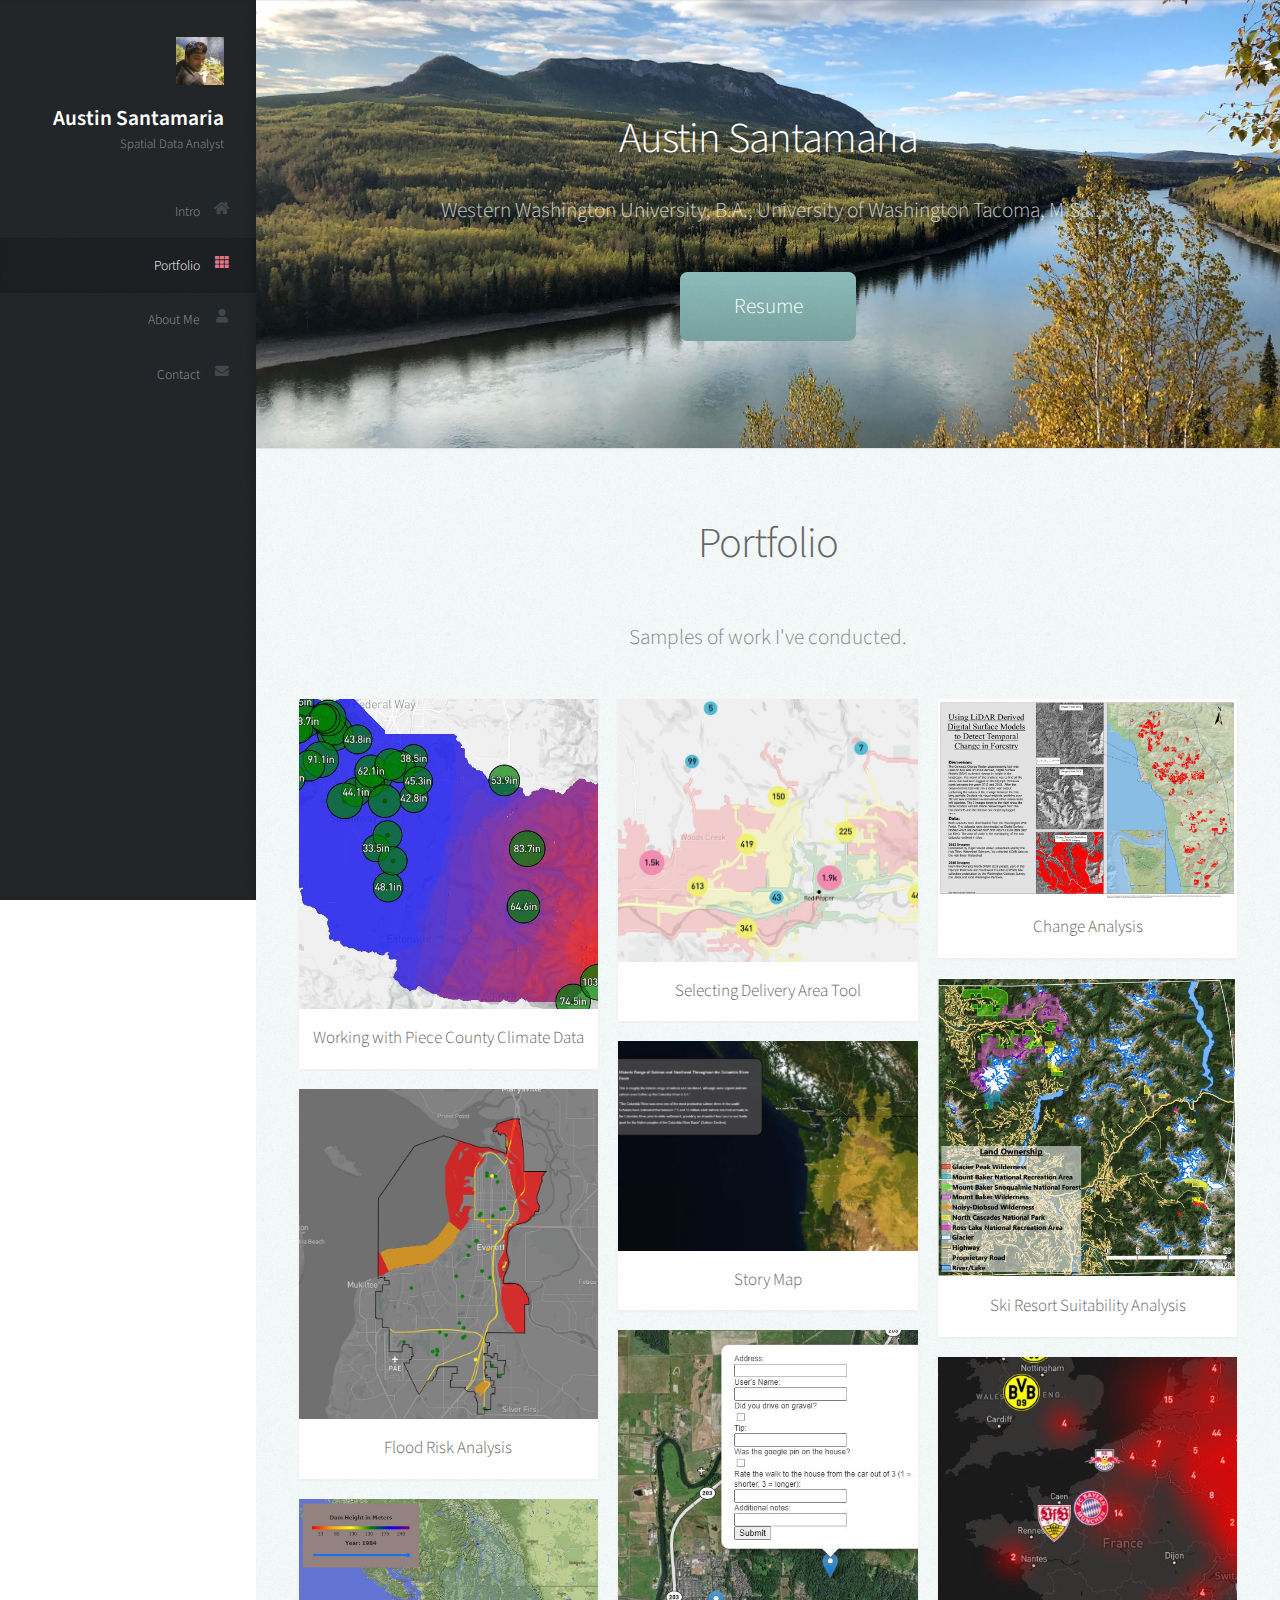
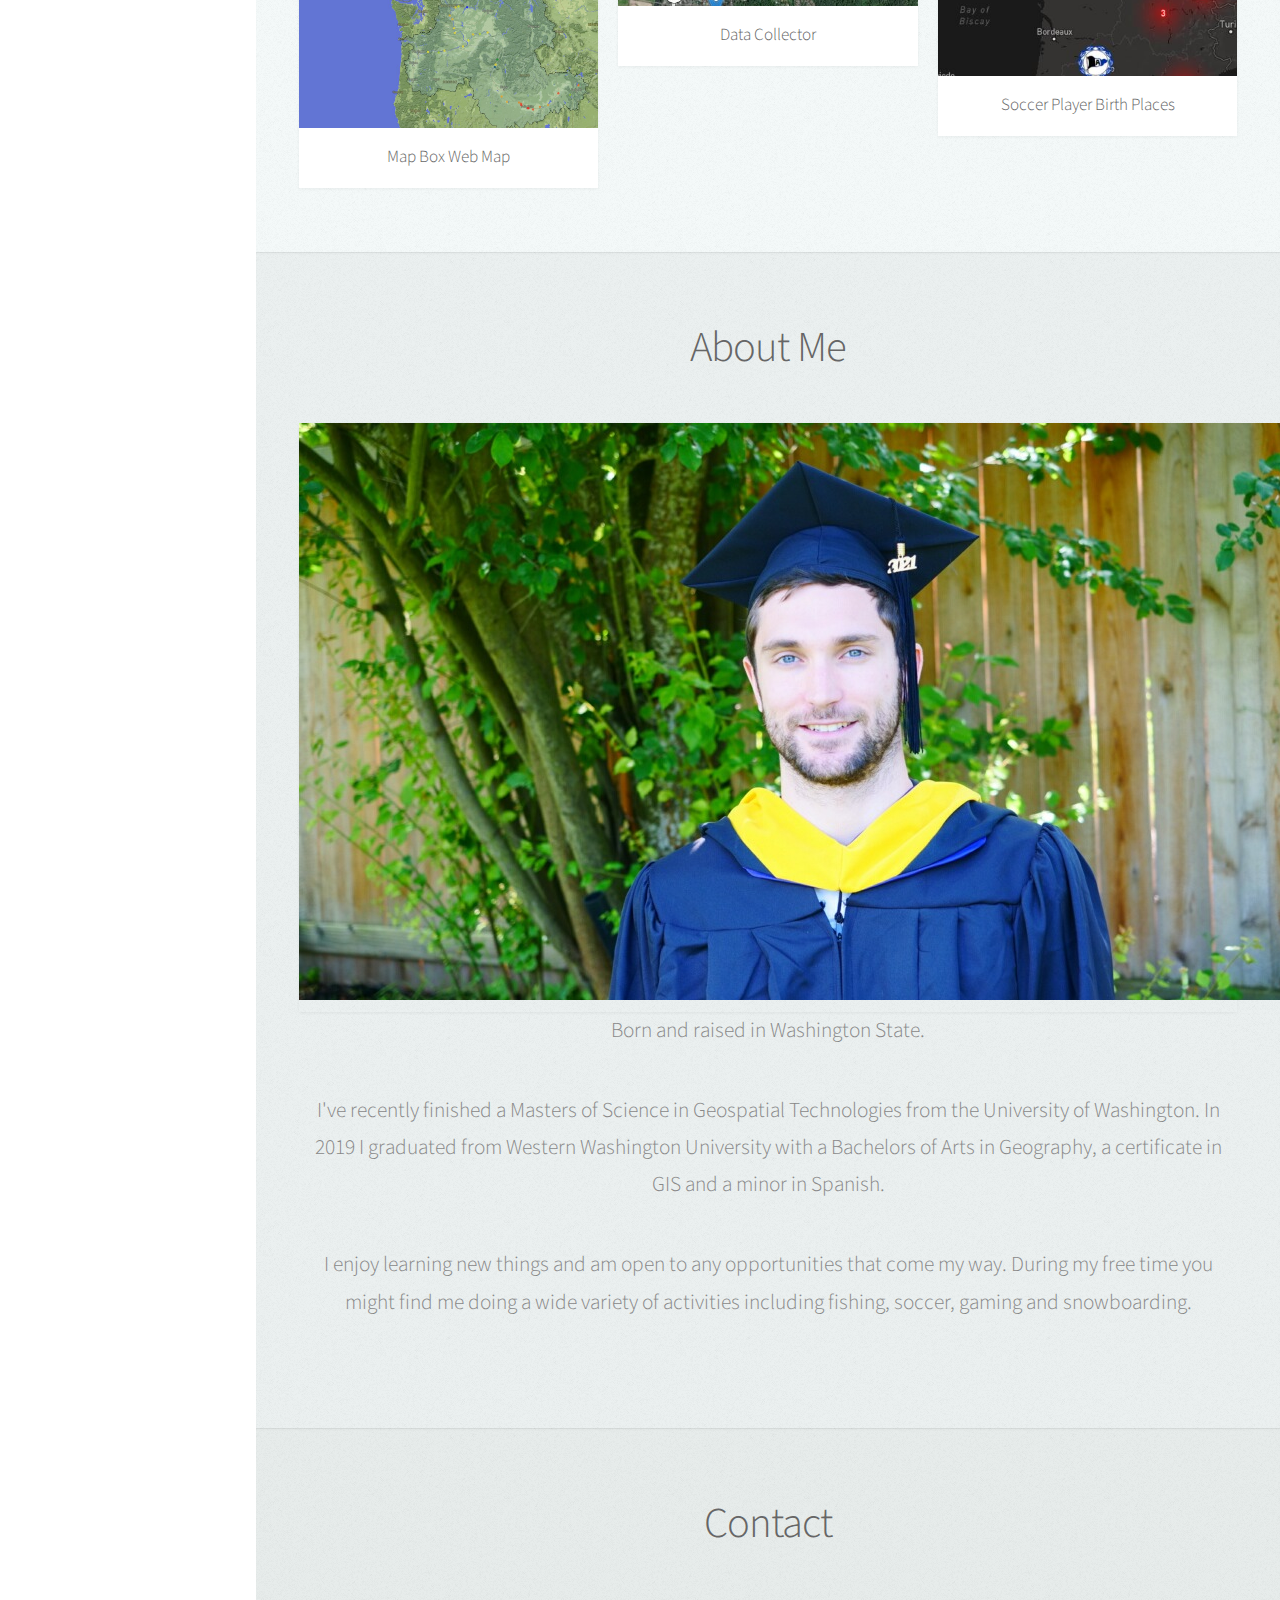
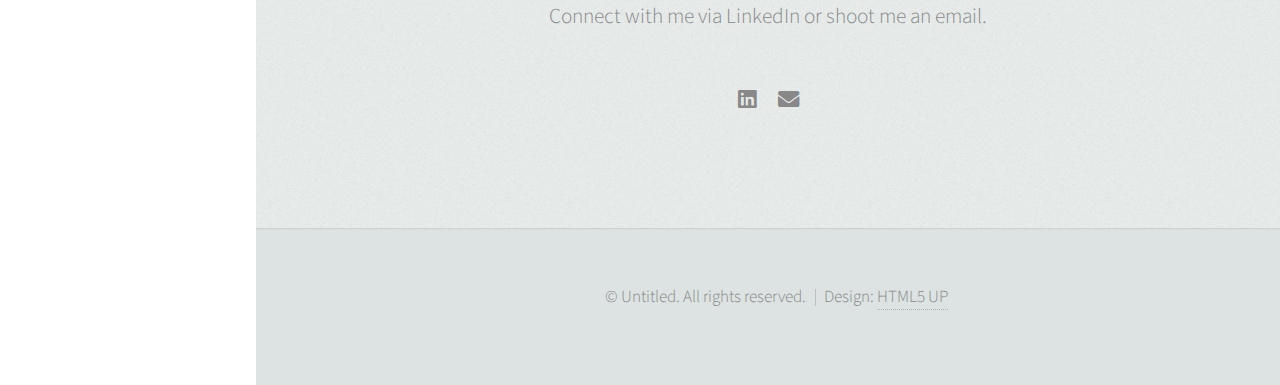
<file: index.html>
<!DOCTYPE HTML>
<!--
	Prologue by HTML5 UP
	html5up.net | @ajlkn
	Free for personal and commercial use under the CCA 3.0 license (html5up.net/license)
-->
<html>
	<head>
		<title>Portfolio</title>
		<meta charset="utf-8" />
		<meta name="viewport" content="width=device-width, initial-scale=1, user-scalable=no" />
		<link rel="stylesheet" href="assets/css/main.css" />
	</head>
	<body class="is-preload">

		<!-- Header -->
			<div id="header">

				<div class="top">

					<!-- Logo -->
						<div id="logo">
							<span class="image avatar48"><img src="images/avatar.jpg" alt="" /></span>
							<h1 id="title">Austin Santamaria</h1>
							<p>Spatial Data Analyst</p>
						</div>

					<!-- Nav -->
						<nav id="nav">
							<ul>
								<li><a href="#top" id="top-link"><span class="icon solid fa-home">Intro</span></a></li>
								<li><a href="#portfolio" id="portfolio-link"><span class="icon solid fa-th">Portfolio</span></a></li>
								<li><a href="#about" id="about-link"><span class="icon solid fa-user">About Me</span></a></li>
								<li><a href="#contact" id="contact-link"><span class="icon solid fa-envelope">Contact</span></a></li>
							</ul>
						</nav>

				</div>


			</div>

		<!-- Main -->
			<div id="main">

				<!-- Intro -->
					<section id="top" class="one dark cover">
						<div class="container">

							<header>
								<h2 class="alt"><strong>Austin Santamaria</strong></h2>
								<p>Western Washington University, B.A., University of Washington Tacoma, M.Sc.</p>
							</header>

							<footer>
								<a href="images/Resume_2021.pdf" class="button scrolly">Resume</a>
							</footer>

						</div>
					</section>

				<!-- Portfolio -->
					<section id="portfolio" class="two">
						<div class="container">

							<header>
								<h2>Portfolio</h2>
							</header>

							<p>Samples of work I've conducted.</p>

							<div class="row">
<!-- left column -->
								<div class="col-4 col-12-mobile">

													<!-- box -->
													<article class="item">
														<a href="https://austinrs016.github.io/Pierce_County_Climate/" class="image fit"><img src="images/pierceCo.jpg" alt="Pierce Climate Data" /></a>
														<header>
															<h3>Working with Piece County Climate Data</h3>
														</header>
													</article>
													<!-- box -->
													<article class="item">
														<a href="https://austinrs016.github.io/506_floodAnalysis/" class="image fit"><img src="images/floodFEMA.jpg" alt="Flood Risk Analysis" /></a>
														<header>
															<h3>Flood Risk Analysis</h3>
														</header>
													</article>
													<!-- box -->
													<article class="item">
														<a href="https://austinrs016.github.io/Lab3/" class="image fit"><img src="images/MapBox.jpg" alt="Map made using mapbox" /></a>
														<header>
															<h3>Map Box Web Map</h3>
														</header>
													</article>
												</div>

<!-- middle column -->
								<div class="col-4 col-12-mobile">

													<!-- box -->
													<article class="item">
														<a href="https://austinrs016.github.io/serviceTool/" class="image fit"><img src="images/redPepper.jpg" alt="Delivery Area Tool" /></a>
														<header>
															<h3>Selecting Delivery Area Tool</h3>
														</header>
													<!-- box -->
													</article>
													<article class="item">
														<a href="https://austinrs016.github.io/lab4_1/" class="image fit"><img src="images/story.jpg" alt="Story Map" /></a>
														<header>
															<h3>Story Map</h3>
														</header>
													</article>

													<!-- box -->
													<article class="item">
														<a href="https://austinrs016.github.io/504Lab3c/" class="image fit"><img src="images/dataCollector.jpg" alt="Data Collector" /></a>
														<header>
															<h3>Data Collector</h3>
														</header>
													</article>

													<!-- <article class="item">
														<a href="#" class="image fit"><img src="images/pic07.jpg" alt="" /></a>
														<header>
															<h3>Orci Convallis</h3>
														</header>
													</article> -->
								</div>

<!-- right column -->
								<div class="col-4 col-12-mobile">

													<!-- box -->
													<article class="item">
														<a href="images/lidar.pdf" class="image fit"><img src="images/lidar.jpg" alt="Change Analysis with LiDAR Data" /></a>
														<header>
															<h3>Change Analysis</h3>
														</header>
													</article>
													<!-- box -->
													<article class="item">
														<a href="images/fenske_santamaria_poster2.pdf" class="image fit"><img src="images/skiiResort.jpg" alt="Ski resort suitability analysis" /></a>
														<header>
															<h3>Ski Resort Suitability Analysis</h3>
														</header>
													</article>
													<!-- box -->
													<article class="item">
														<a href="soccerMap.html" class="image fit"><img src="images/soccerMap.jpg" alt="Bundesliga Soccer Map" /></a>
														<header>
															<h3>Soccer Player Birth Places</h3>
														</header>
													</article>


													<!-- <article class="item">
														<a href="#" class="image fit"><img src="images/pic07.jpg" alt="" /></a>
														<header>
															<h3>Orci Convallis</h3>
														</header>
													</article> -->
													<!-- <article class="item">
														<a href="#" class="image fit"><img src="images/pic07.jpg" alt="" /></a>
														<header>
															<h3>Orci Convallis</h3>
														</header>
													</article> -->

								</div>
							</div>

						</div>
					</section>

				<!-- About Me -->
					<section id="about" class="three">
						<div class="container">

							<header>
								<h2>About Me</h2>
							</header>
							<div class="col-4 col-12-mobile">
								<article class="item">
										<img class="image featured"><img src="images/gradPic.jpg" alt="Photo of me, snowboarding at Mt Baker" />
									</article>
							</div>


							<p>Born and raised in Washington State.</p> <p>I've recently finished a Masters of Science in Geospatial Technologies from the University of Washington. In 2019 I graduated from Western Washington University with a Bachelors of Arts in Geography, a certificate in GIS and a minor in Spanish.</p><p>I enjoy learning new things and am open to any opportunities that come my way. During my free time you might find me doing a wide variety of activities including fishing, soccer, gaming and snowboarding.</p>

						</div>
					</section>

				<!-- Contact -->
					<section id="contact" class="four">
						<div class="container">
							<header>
								<h2>Contact</h2>
							</header>
							<p>Connect with me via LinkedIn or shoot me an email.</p>
							<div class="bottom">
								<!-- Social Icons -->
								<ul class="icons">
									<li><a href="https://www.linkedin.com/in/austin-santamaria-76ab09176/" class="icon brands fa-linkedin"><span class="label">LinkedIn</span></a></li>
									<li><a href="mailto:austinsantamaria@gmail.com" class="icon solid fa-envelope"><span class="label">Email</span></a></li>
								</ul>
							</div>
						</div>
					</section>
			</div>

		<!-- Footer -->
			<div id="footer">

				<!-- Copyright -->
					<ul class="copyright">
						<li>&copy; Untitled. All rights reserved.</li><li>Design: <a href="http://html5up.net">HTML5 UP</a></li>
					</ul>

			</div>

		<!-- Scripts -->
			<script src="assets/js/jquery.min.js"></script>
			<script src="assets/js/jquery.scrolly.min.js"></script>
			<script src="assets/js/jquery.scrollex.min.js"></script>
			<script src="assets/js/browser.min.js"></script>
			<script src="assets/js/breakpoints.min.js"></script>
			<script src="assets/js/util.js"></script>
			<script src="assets/js/main.js"></script>

	</body>
</html>
</file>
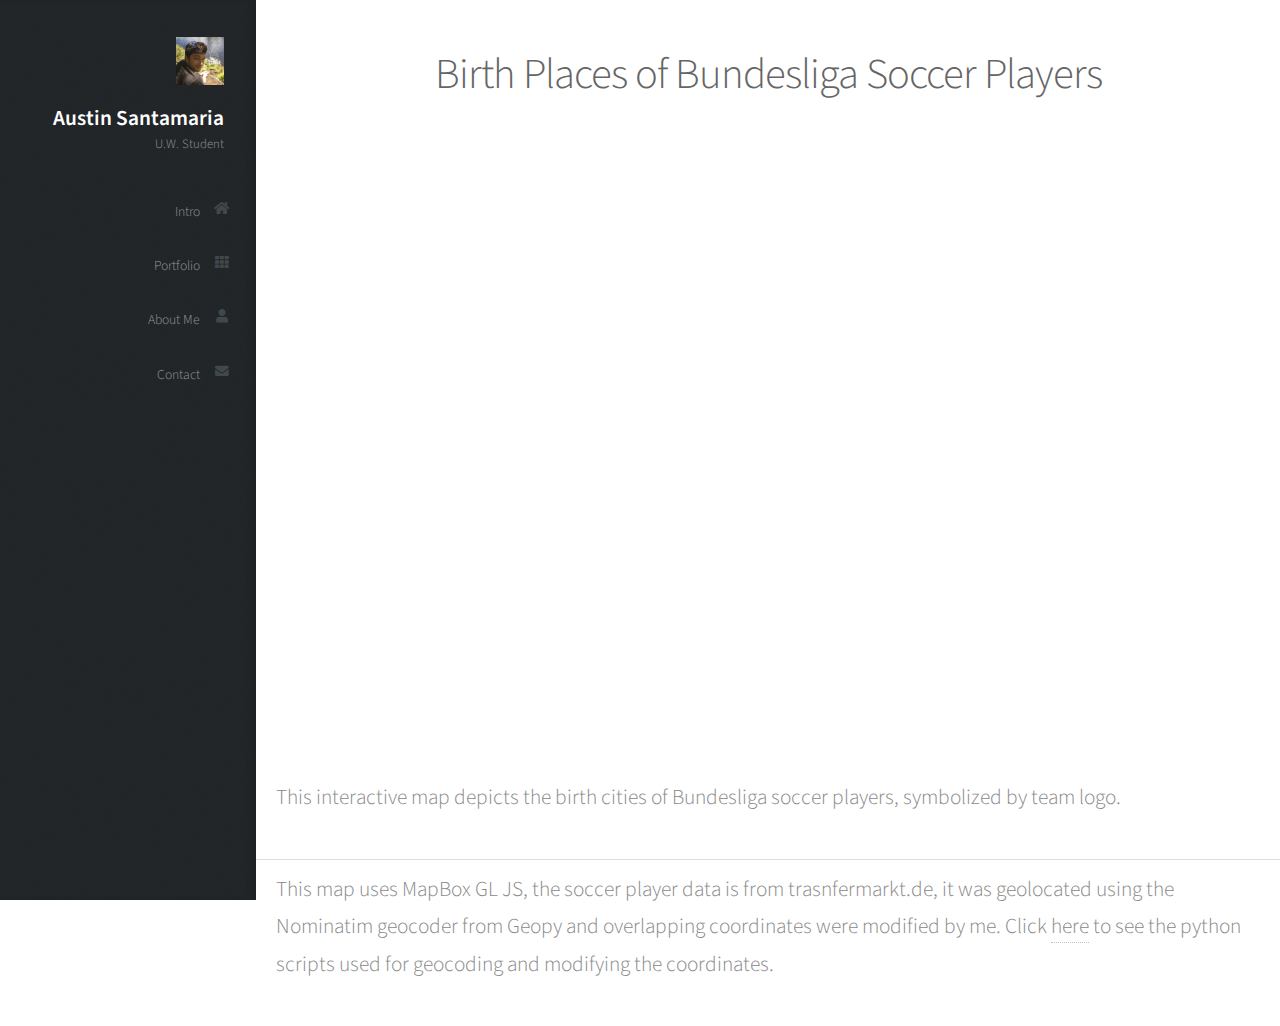
<file: soccerMap.html>
<!DOCTYPE HTML>
<!--
	Prologue by HTML5 UP
	html5up.net | @ajlkn
	Free for personal and commercial use under the CCA 3.0 license (html5up.net/license)
-->
<html>
	<head>
		<title>Soccer Map</title>
		<meta charset="utf-8" />
		<meta name="viewport" content="width=device-width, initial-scale=1, user-scalable=no" />
		<link rel="stylesheet" href="assets/css/main.css" />
	</head>
	<body class="is-preload">

		<!-- Header -->
			<div id="header">

				<div class="top">

					<!-- Logo -->
						<div id="logo">
							<span class="image avatar48"><img src="images/avatar.jpg" alt="" /></span>
							<h1 id="title">Austin Santamaria</h1>
							<p>U.W. Student</p>
						</div>

					<!-- Nav -->
						<nav id="nav">
							<ul>
								<li><a href="https://austinrs016.github.io/Portfolio/#top" id="top-link"><span class="icon solid fa-home">Intro</span></a></li>
								<li><a href="https://austinrs016.github.io/Portfolio/#portfolio" id="portfolio-link"><span class="icon solid fa-th">Portfolio</span></a></li>
								<li><a href="https://austinrs016.github.io/Portfolio/#about" id="about-link"><span class="icon solid fa-user">About Me</span></a></li>
								<li><a href="https://austinrs016.github.io/Portfolio/#contact" id="contact-link"><span class="icon solid fa-envelope">Contact</span></a></li>
							</ul>
						</nav>

				</div>
			</div>
		<!-- Content -->
		<div id="main">
				<h2 style="text-align: center; padding: 1em">Birth Places of Bundesliga Soccer Players</h2>
				<div id="map" style="height: 70vh; position: relative; padding-bottom: 15px;">
				<iframe src="https://austinrs016.github.io/soccerMap/" title="Soccer Map" style="height: 100%; width: 100%; position: relative"></iframe>
			</div>
			<p style="padding-left: 2%;">This interactive map depicts the birth cities of Bundesliga soccer players, symbolized by team logo. </p>
			<hr>
			<p style="padding-left: 2%; padding-right: 2%;"> This map uses MapBox GL JS, the soccer player data is from trasnfermarkt.de, it was geolocated using the Nominatim geocoder from Geopy and overlapping coordinates were modified by me. Click <a href="https://github.com/AustinRS016/soccerMapScripts" target="_blank">here</a> to see the python scripts used for geocoding and modifying the coordinates. </p>
		</div>
	</body>
</file>
<file: assets/css/main.css>
@import url("fontawesome-all.min.css");
@import url("https://fonts.googleapis.com/css?family=Source+Sans+Pro:300,300italic,400,600");

/*
	Prologue by HTML5 UP
	html5up.net | @ajlkn
	Free for personal and commercial use under the CCA 3.0 license (html5up.net/license)
*/

html, body, div, span, applet, object,
iframe, h1, h2, h3, h4, h5, h6, p, blockquote,
pre, a, abbr, acronym, address, big, cite,
code, del, dfn, em, img, ins, kbd, q, s, samp,
small, strike, strong, sub, sup, tt, var, b,
u, i, center, dl, dt, dd, ol, ul, li, fieldset,
form, label, legend, table, caption, tbody,
tfoot, thead, tr, th, td, article, aside,
canvas, details, embed, figure, figcaption,
footer, header, hgroup, menu, nav, output, ruby,
section, summary, time, mark, audio, video {
	margin: 0;
	padding: 0;
	border: 0;
	font-size: 100%;
	font: inherit;
	vertical-align: baseline;}

article, aside, details, figcaption, figure,
footer, header, hgroup, menu, nav, section {
	display: block;}

body {
	line-height: 1;
}

ol, ul {
	list-style: none;
}

blockquote, q {
	quotes: none;
}

	blockquote:before, blockquote:after, q:before, q:after {
		content: '';
		content: none;
	}

table {
	border-collapse: collapse;
	border-spacing: 0;
}

body {
	-webkit-text-size-adjust: none;
}

mark {
	background-color: transparent;
	color: inherit;
}

input::-moz-focus-inner {
	border: 0;
	padding: 0;
}

input, select, textarea {
	-moz-appearance: none;
	-webkit-appearance: none;
	-ms-appearance: none;
	appearance: none;
}

/* Basic */

	html {
		box-sizing: border-box;
	}

	*, *:before, *:after {
		box-sizing: inherit;
	}

	body {
		background: #fff;
		font-family: 'Source Sans Pro', sans-serif;
		font-size: 24pt;
		font-weight: 300;
		line-height: 1.75em;
		color: #888;
	}

		body.is-preload *, body.is-preload *:before, body.is-preload *:after {
			-moz-animation: none !important;
			-webkit-animation: none !important;
			-ms-animation: none !important;
			animation: none !important;
			-moz-transition: none !important;
			-webkit-transition: none !important;
			-ms-transition: none !important;
			transition: none !important;
		}

	input, textarea, select {
		font-family: 'Source Sans Pro', sans-serif;
		font-size: 19pt;
		font-weight: 300;
		line-height: 1.75em;
		color: #888;
	}

	h1, h2, h3, h4, h5, h6 {
		font-weight: 300;
		color: #666;
		line-height: 1.5em;
	}

	h1 a, h2 a, h3 a, h4 a, h5 a, h6 a {
		color: inherit;
		text-decoration: none;
	}

		h1 a strong, h2 a strong, h3 a strong, h4 a strong, h5 a strong, h6 a strong {
			color: #333;
		}

	h2 {
		font-size: 2em;
		letter-spacing: -1px;
	}

		h2.alt {
			color: #888;
		}

			h2.alt strong {
				color: #666;
			}

	h3 {
		font-size: 1.5em;
	}

	header {
		margin: 0 0 2em 0;
	}

		header > p {
			margin: 1em 0 0 0;
		}

	footer {
		margin: 2em 0 0 0;
	}

	strong, b {
		font-weight: 300;
		color: #666;
	}

	em, i {
		font-style: italic;
	}

	a {
		text-decoration: none;
		color: inherit;
		border-bottom: dotted 1px rgba(128, 128, 128, 0.5);
		-moz-transition: color 0.35s ease-in-out, border-bottom-color 0.35s ease-in-out;
		-webkit-transition: color 0.35s ease-in-out, border-bottom-color 0.35s ease-in-out;
		-ms-transition: color 0.35s ease-in-out, border-bottom-color 0.35s ease-in-out;
		transition: color 0.35s ease-in-out, border-bottom-color 0.35s ease-in-out;
		outline: 0;
	}

		a:hover {
			color: #E27689;
			border-bottom-color: rgba(255, 255, 255, 0);
		}

	sub {
		position: relative;
		top: 0.5em;
		font-size: 0.8em;
	}

	sup {
		position: relative;
		top: -0.5em;
		font-size: 0.8em;
	}

	hr {
		border: 0;
		border-top: solid 1px #ddd;
	}

	blockquote {
		border-left: solid 0.5em #ddd;
		padding: 1em 0 1em 2em;
		font-style: italic;
	}

	p, ul, ol, dl, table {
		margin-bottom: 2em;
	}

	br.clear {
		clear: both;
	}

/* Container */

	.container {
		margin: 0 auto;
		max-width: 100%;
		width: 1400px;
	}

		@media screen and (min-width: 961px) and (max-width: 1880px) {

			.container {
				width: 1200px;
			}

		}

		@media screen and (min-width: 961px) and (max-width: 1620px) {

			.container {
				width: 960px;
			}

		}

		@media screen and (min-width: 961px) and (max-width: 1320px) {

			.container {
				width: 100%;
			}

		}

		@media screen and (max-width: 960px) {

			.container {
				width: 100%;
			}

		}

		@media screen and (max-width: 736px) {

			.container {
				width: 100%;
			}

		}

/* Row */

	.row {
		display: flex;
		flex-wrap: wrap;
		box-sizing: border-box;
		align-items: stretch;
	}

		.row > * {
			box-sizing: border-box;
		}

		.row.gtr-uniform > * > :last-child {
			margin-bottom: 0;
		}

		.row.aln-left {
			justify-content: flex-start;
		}

		.row.aln-center {
			justify-content: center;
		}

		.row.aln-right {
			justify-content: flex-end;
		}

		.row.aln-top {
			align-items: flex-start;
		}

		.row.aln-middle {
			align-items: center;
		}

		.row.aln-bottom {
			align-items: flex-end;
		}

		.row > .imp {
			order: -1;
		}

		.row > .col-1 {
			width: 8.33333%;
		}

		.row > .off-1 {
			margin-left: 8.33333%;
		}

		.row > .col-2 {
			width: 16.66667%;
		}

		.row > .off-2 {
			margin-left: 16.66667%;
		}

		.row > .col-3 {
			width: 25%;
		}

		.row > .off-3 {
			margin-left: 25%;
		}

		.row > .col-4 {
			width: 33.33333%;
		}

		.row > .off-4 {
			margin-left: 33.33333%;
		}

		.row > .col-5 {
			width: 41.66667%;
		}

		.row > .off-5 {
			margin-left: 41.66667%;
		}

		.row > .col-6 {
			width: 50%;
		}

		.row > .off-6 {
			margin-left: 50%;
		}

		.row > .col-7 {
			width: 58.33333%;
		}

		.row > .off-7 {
			margin-left: 58.33333%;
		}

		.row > .col-8 {
			width: 66.66667%;
		}

		.row > .off-8 {
			margin-left: 66.66667%;
		}

		.row > .col-9 {
			width: 75%;
		}

		.row > .off-9 {
			margin-left: 75%;
		}

		.row > .col-10 {
			width: 83.33333%;
		}

		.row > .off-10 {
			margin-left: 83.33333%;
		}

		.row > .col-11 {
			width: 91.66667%;
		}

		.row > .off-11 {
			margin-left: 91.66667%;
		}

		.row > .col-12 {
			width: 100%;
		}

		.row > .off-12 {
			margin-left: 100%;
		}

		.row.gtr-0 {
			margin-top: 0px;
			margin-left: 0px;
		}

			.row.gtr-0 > * {
				padding: 0px 0 0 0px;
			}

			.row.gtr-0.gtr-uniform {
				margin-top: 0px;
			}

				.row.gtr-0.gtr-uniform > * {
					padding-top: 0px;
				}

		.row.gtr-25 {
			margin-top: -10px;
			margin-left: -10px;
		}

			.row.gtr-25 > * {
				padding: 10px 0 0 10px;
			}

			.row.gtr-25.gtr-uniform {
				margin-top: -10px;
			}

				.row.gtr-25.gtr-uniform > * {
					padding-top: 10px;
				}

		.row.gtr-50 {
			margin-top: -20px;
			margin-left: -20px;
		}

			.row.gtr-50 > * {
				padding: 20px 0 0 20px;
			}

			.row.gtr-50.gtr-uniform {
				margin-top: -20px;
			}

				.row.gtr-50.gtr-uniform > * {
					padding-top: 20px;
				}

		.row {
			margin-top: -40px;
			margin-left: -40px;
		}

			.row > * {
				padding: 40px 0 0 40px;
			}

			.row.gtr-uniform {
				margin-top: -40px;
			}

				.row.gtr-uniform > * {
					padding-top: 40px;
				}

		.row.gtr-150 {
			margin-top: -60px;
			margin-left: -60px;
		}

			.row.gtr-150 > * {
				padding: 60px 0 0 60px;
			}

			.row.gtr-150.gtr-uniform {
				margin-top: -60px;
			}

				.row.gtr-150.gtr-uniform > * {
					padding-top: 60px;
				}

		.row.gtr-200 {
			margin-top: -80px;
			margin-left: -80px;
		}

			.row.gtr-200 > * {
				padding: 80px 0 0 80px;
			}

			.row.gtr-200.gtr-uniform {
				margin-top: -80px;
			}

				.row.gtr-200.gtr-uniform > * {
					padding-top: 80px;
				}

		@media screen and (min-width: 961px) and (max-width: 1880px) {

			.row {
				display: flex;
				flex-wrap: wrap;
				box-sizing: border-box;
				align-items: stretch;
			}

				.row > * {
					box-sizing: border-box;
				}

				.row.gtr-uniform > * > :last-child {
					margin-bottom: 0;
				}

				.row.aln-left {
					justify-content: flex-start;
				}

				.row.aln-center {
					justify-content: center;
				}

				.row.aln-right {
					justify-content: flex-end;
				}

				.row.aln-top {
					align-items: flex-start;
				}

				.row.aln-middle {
					align-items: center;
				}

				.row.aln-bottom {
					align-items: flex-end;
				}

				.row > .imp-wide {
					order: -1;
				}

				.row > .col-1-wide {
					width: 8.33333%;
				}

				.row > .off-1-wide {
					margin-left: 8.33333%;
				}

				.row > .col-2-wide {
					width: 16.66667%;
				}

				.row > .off-2-wide {
					margin-left: 16.66667%;
				}

				.row > .col-3-wide {
					width: 25%;
				}

				.row > .off-3-wide {
					margin-left: 25%;
				}

				.row > .col-4-wide {
					width: 33.33333%;
				}

				.row > .off-4-wide {
					margin-left: 33.33333%;
				}

				.row > .col-5-wide {
					width: 41.66667%;
				}

				.row > .off-5-wide {
					margin-left: 41.66667%;
				}

				.row > .col-6-wide {
					width: 50%;
				}

				.row > .off-6-wide {
					margin-left: 50%;
				}

				.row > .col-7-wide {
					width: 58.33333%;
				}

				.row > .off-7-wide {
					margin-left: 58.33333%;
				}

				.row > .col-8-wide {
					width: 66.66667%;
				}

				.row > .off-8-wide {
					margin-left: 66.66667%;
				}

				.row > .col-9-wide {
					width: 75%;
				}

				.row > .off-9-wide {
					margin-left: 75%;
				}

				.row > .col-10-wide {
					width: 83.33333%;
				}

				.row > .off-10-wide {
					margin-left: 83.33333%;
				}

				.row > .col-11-wide {
					width: 91.66667%;
				}

				.row > .off-11-wide {
					margin-left: 91.66667%;
				}

				.row > .col-12-wide {
					width: 100%;
				}

				.row > .off-12-wide {
					margin-left: 100%;
				}

				.row.gtr-0 {
					margin-top: 0px;
					margin-left: 0px;
				}

					.row.gtr-0 > * {
						padding: 0px 0 0 0px;
					}

					.row.gtr-0.gtr-uniform {
						margin-top: 0px;
					}

						.row.gtr-0.gtr-uniform > * {
							padding-top: 0px;
						}

				.row.gtr-25 {
					margin-top: -10px;
					margin-left: -10px;
				}

					.row.gtr-25 > * {
						padding: 10px 0 0 10px;
					}

					.row.gtr-25.gtr-uniform {
						margin-top: -10px;
					}

						.row.gtr-25.gtr-uniform > * {
							padding-top: 10px;
						}

				.row.gtr-50 {
					margin-top: -20px;
					margin-left: -20px;
				}

					.row.gtr-50 > * {
						padding: 20px 0 0 20px;
					}

					.row.gtr-50.gtr-uniform {
						margin-top: -20px;
					}

						.row.gtr-50.gtr-uniform > * {
							padding-top: 20px;
						}

				.row {
					margin-top: -40px;
					margin-left: -40px;
				}

					.row > * {
						padding: 40px 0 0 40px;
					}

					.row.gtr-uniform {
						margin-top: -40px;
					}

						.row.gtr-uniform > * {
							padding-top: 40px;
						}

				.row.gtr-150 {
					margin-top: -60px;
					margin-left: -60px;
				}

					.row.gtr-150 > * {
						padding: 60px 0 0 60px;
					}

					.row.gtr-150.gtr-uniform {
						margin-top: -60px;
					}

						.row.gtr-150.gtr-uniform > * {
							padding-top: 60px;
						}

				.row.gtr-200 {
					margin-top: -80px;
					margin-left: -80px;
				}

					.row.gtr-200 > * {
						padding: 80px 0 0 80px;
					}

					.row.gtr-200.gtr-uniform {
						margin-top: -80px;
					}

						.row.gtr-200.gtr-uniform > * {
							padding-top: 80px;
						}

		}

		@media screen and (min-width: 961px) and (max-width: 1620px) {

			.row {
				display: flex;
				flex-wrap: wrap;
				box-sizing: border-box;
				align-items: stretch;
			}

				.row > * {
					box-sizing: border-box;
				}

				.row.gtr-uniform > * > :last-child {
					margin-bottom: 0;
				}

				.row.aln-left {
					justify-content: flex-start;
				}

				.row.aln-center {
					justify-content: center;
				}

				.row.aln-right {
					justify-content: flex-end;
				}

				.row.aln-top {
					align-items: flex-start;
				}

				.row.aln-middle {
					align-items: center;
				}

				.row.aln-bottom {
					align-items: flex-end;
				}

				.row > .imp-normal {
					order: -1;
				}

				.row > .col-1-normal {
					width: 8.33333%;
				}

				.row > .off-1-normal {
					margin-left: 8.33333%;
				}

				.row > .col-2-normal {
					width: 16.66667%;
				}

				.row > .off-2-normal {
					margin-left: 16.66667%;
				}

				.row > .col-3-normal {
					width: 25%;
				}

				.row > .off-3-normal {
					margin-left: 25%;
				}

				.row > .col-4-normal {
					width: 33.33333%;
				}

				.row > .off-4-normal {
					margin-left: 33.33333%;
				}

				.row > .col-5-normal {
					width: 41.66667%;
				}

				.row > .off-5-normal {
					margin-left: 41.66667%;
				}

				.row > .col-6-normal {
					width: 50%;
				}

				.row > .off-6-normal {
					margin-left: 50%;
				}

				.row > .col-7-normal {
					width: 58.33333%;
				}

				.row > .off-7-normal {
					margin-left: 58.33333%;
				}

				.row > .col-8-normal {
					width: 66.66667%;
				}

				.row > .off-8-normal {
					margin-left: 66.66667%;
				}

				.row > .col-9-normal {
					width: 75%;
				}

				.row > .off-9-normal {
					margin-left: 75%;
				}

				.row > .col-10-normal {
					width: 83.33333%;
				}

				.row > .off-10-normal {
					margin-left: 83.33333%;
				}

				.row > .col-11-normal {
					width: 91.66667%;
				}

				.row > .off-11-normal {
					margin-left: 91.66667%;
				}

				.row > .col-12-normal {
					width: 100%;
				}

				.row > .off-12-normal {
					margin-left: 100%;
				}

				.row.gtr-0 {
					margin-top: 0px;
					margin-left: 0px;
				}

					.row.gtr-0 > * {
						padding: 0px 0 0 0px;
					}

					.row.gtr-0.gtr-uniform {
						margin-top: 0px;
					}

						.row.gtr-0.gtr-uniform > * {
							padding-top: 0px;
						}

				.row.gtr-25 {
					margin-top: -10px;
					margin-left: -10px;
				}

					.row.gtr-25 > * {
						padding: 10px 0 0 10px;
					}

					.row.gtr-25.gtr-uniform {
						margin-top: -10px;
					}

						.row.gtr-25.gtr-uniform > * {
							padding-top: 10px;
						}

				.row.gtr-50 {
					margin-top: -20px;
					margin-left: -20px;
				}

					.row.gtr-50 > * {
						padding: 20px 0 0 20px;
					}

					.row.gtr-50.gtr-uniform {
						margin-top: -20px;
					}

						.row.gtr-50.gtr-uniform > * {
							padding-top: 20px;
						}

				.row {
					margin-top: -40px;
					margin-left: -40px;
				}

					.row > * {
						padding: 40px 0 0 40px;
					}

					.row.gtr-uniform {
						margin-top: -40px;
					}

						.row.gtr-uniform > * {
							padding-top: 40px;
						}

				.row.gtr-150 {
					margin-top: -60px;
					margin-left: -60px;
				}

					.row.gtr-150 > * {
						padding: 60px 0 0 60px;
					}

					.row.gtr-150.gtr-uniform {
						margin-top: -60px;
					}

						.row.gtr-150.gtr-uniform > * {
							padding-top: 60px;
						}

				.row.gtr-200 {
					margin-top: -80px;
					margin-left: -80px;
				}

					.row.gtr-200 > * {
						padding: 80px 0 0 80px;
					}

					.row.gtr-200.gtr-uniform {
						margin-top: -80px;
					}

						.row.gtr-200.gtr-uniform > * {
							padding-top: 80px;
						}

		}

		@media screen and (min-width: 961px) and (max-width: 1320px) {

			.row {
				display: flex;
				flex-wrap: wrap;
				box-sizing: border-box;
				align-items: stretch;
			}

				.row > * {
					box-sizing: border-box;
				}

				.row.gtr-uniform > * > :last-child {
					margin-bottom: 0;
				}

				.row.aln-left {
					justify-content: flex-start;
				}

				.row.aln-center {
					justify-content: center;
				}

				.row.aln-right {
					justify-content: flex-end;
				}

				.row.aln-top {
					align-items: flex-start;
				}

				.row.aln-middle {
					align-items: center;
				}

				.row.aln-bottom {
					align-items: flex-end;
				}

				.row > .imp-narrow {
					order: -1;
				}

				.row > .col-1-narrow {
					width: 8.33333%;
				}

				.row > .off-1-narrow {
					margin-left: 8.33333%;
				}

				.row > .col-2-narrow {
					width: 16.66667%;
				}

				.row > .off-2-narrow {
					margin-left: 16.66667%;
				}

				.row > .col-3-narrow {
					width: 25%;
				}

				.row > .off-3-narrow {
					margin-left: 25%;
				}

				.row > .col-4-narrow {
					width: 33.33333%;
				}

				.row > .off-4-narrow {
					margin-left: 33.33333%;
				}

				.row > .col-5-narrow {
					width: 41.66667%;
				}

				.row > .off-5-narrow {
					margin-left: 41.66667%;
				}

				.row > .col-6-narrow {
					width: 50%;
				}

				.row > .off-6-narrow {
					margin-left: 50%;
				}

				.row > .col-7-narrow {
					width: 58.33333%;
				}

				.row > .off-7-narrow {
					margin-left: 58.33333%;
				}

				.row > .col-8-narrow {
					width: 66.66667%;
				}

				.row > .off-8-narrow {
					margin-left: 66.66667%;
				}

				.row > .col-9-narrow {
					width: 75%;
				}

				.row > .off-9-narrow {
					margin-left: 75%;
				}

				.row > .col-10-narrow {
					width: 83.33333%;
				}

				.row > .off-10-narrow {
					margin-left: 83.33333%;
				}

				.row > .col-11-narrow {
					width: 91.66667%;
				}

				.row > .off-11-narrow {
					margin-left: 91.66667%;
				}

				.row > .col-12-narrow {
					width: 100%;
				}

				.row > .off-12-narrow {
					margin-left: 100%;
				}

				.row.gtr-0 {
					margin-top: 0px;
					margin-left: 0px;
				}

					.row.gtr-0 > * {
						padding: 0px 0 0 0px;
					}

					.row.gtr-0.gtr-uniform {
						margin-top: 0px;
					}

						.row.gtr-0.gtr-uniform > * {
							padding-top: 0px;
						}

				.row.gtr-25 {
					margin-top: -5px;
					margin-left: -5px;
				}

					.row.gtr-25 > * {
						padding: 5px 0 0 5px;
					}

					.row.gtr-25.gtr-uniform {
						margin-top: -5px;
					}

						.row.gtr-25.gtr-uniform > * {
							padding-top: 5px;
						}

				.row.gtr-50 {
					margin-top: -10px;
					margin-left: -10px;
				}

					.row.gtr-50 > * {
						padding: 10px 0 0 10px;
					}

					.row.gtr-50.gtr-uniform {
						margin-top: -10px;
					}

						.row.gtr-50.gtr-uniform > * {
							padding-top: 10px;
						}

				.row {
					margin-top: -20px;
					margin-left: -20px;
				}

					.row > * {
						padding: 20px 0 0 20px;
					}

					.row.gtr-uniform {
						margin-top: -20px;
					}

						.row.gtr-uniform > * {
							padding-top: 20px;
						}

				.row.gtr-150 {
					margin-top: -30px;
					margin-left: -30px;
				}

					.row.gtr-150 > * {
						padding: 30px 0 0 30px;
					}

					.row.gtr-150.gtr-uniform {
						margin-top: -30px;
					}

						.row.gtr-150.gtr-uniform > * {
							padding-top: 30px;
						}

				.row.gtr-200 {
					margin-top: -40px;
					margin-left: -40px;
				}

					.row.gtr-200 > * {
						padding: 40px 0 0 40px;
					}

					.row.gtr-200.gtr-uniform {
						margin-top: -40px;
					}

						.row.gtr-200.gtr-uniform > * {
							padding-top: 40px;
						}

		}

		@media screen and (max-width: 960px) {

			.row {
				display: flex;
				flex-wrap: wrap;
				box-sizing: border-box;
				align-items: stretch;
			}

				.row > * {
					box-sizing: border-box;
				}

				.row.gtr-uniform > * > :last-child {
					margin-bottom: 0;
				}

				.row.aln-left {
					justify-content: flex-start;
				}

				.row.aln-center {
					justify-content: center;
				}

				.row.aln-right {
					justify-content: flex-end;
				}

				.row.aln-top {
					align-items: flex-start;
				}

				.row.aln-middle {
					align-items: center;
				}

				.row.aln-bottom {
					align-items: flex-end;
				}

				.row > .imp-narrower {
					order: -1;
				}

				.row > .col-1-narrower {
					width: 8.33333%;
				}

				.row > .off-1-narrower {
					margin-left: 8.33333%;
				}

				.row > .col-2-narrower {
					width: 16.66667%;
				}

				.row > .off-2-narrower {
					margin-left: 16.66667%;
				}

				.row > .col-3-narrower {
					width: 25%;
				}

				.row > .off-3-narrower {
					margin-left: 25%;
				}

				.row > .col-4-narrower {
					width: 33.33333%;
				}

				.row > .off-4-narrower {
					margin-left: 33.33333%;
				}

				.row > .col-5-narrower {
					width: 41.66667%;
				}

				.row > .off-5-narrower {
					margin-left: 41.66667%;
				}

				.row > .col-6-narrower {
					width: 50%;
				}

				.row > .off-6-narrower {
					margin-left: 50%;
				}

				.row > .col-7-narrower {
					width: 58.33333%;
				}

				.row > .off-7-narrower {
					margin-left: 58.33333%;
				}

				.row > .col-8-narrower {
					width: 66.66667%;
				}

				.row > .off-8-narrower {
					margin-left: 66.66667%;
				}

				.row > .col-9-narrower {
					width: 75%;
				}

				.row > .off-9-narrower {
					margin-left: 75%;
				}

				.row > .col-10-narrower {
					width: 83.33333%;
				}

				.row > .off-10-narrower {
					margin-left: 83.33333%;
				}

				.row > .col-11-narrower {
					width: 91.66667%;
				}

				.row > .off-11-narrower {
					margin-left: 91.66667%;
				}

				.row > .col-12-narrower {
					width: 100%;
				}

				.row > .off-12-narrower {
					margin-left: 100%;
				}

				.row.gtr-0 {
					margin-top: 0px;
					margin-left: 0px;
				}

					.row.gtr-0 > * {
						padding: 0px 0 0 0px;
					}

					.row.gtr-0.gtr-uniform {
						margin-top: 0px;
					}

						.row.gtr-0.gtr-uniform > * {
							padding-top: 0px;
						}

				.row.gtr-25 {
					margin-top: -5px;
					margin-left: -5px;
				}

					.row.gtr-25 > * {
						padding: 5px 0 0 5px;
					}

					.row.gtr-25.gtr-uniform {
						margin-top: -5px;
					}

						.row.gtr-25.gtr-uniform > * {
							padding-top: 5px;
						}

				.row.gtr-50 {
					margin-top: -10px;
					margin-left: -10px;
				}

					.row.gtr-50 > * {
						padding: 10px 0 0 10px;
					}

					.row.gtr-50.gtr-uniform {
						margin-top: -10px;
					}

						.row.gtr-50.gtr-uniform > * {
							padding-top: 10px;
						}

				.row {
					margin-top: -20px;
					margin-left: -20px;
				}

					.row > * {
						padding: 20px 0 0 20px;
					}

					.row.gtr-uniform {
						margin-top: -20px;
					}

						.row.gtr-uniform > * {
							padding-top: 20px;
						}

				.row.gtr-150 {
					margin-top: -30px;
					margin-left: -30px;
				}

					.row.gtr-150 > * {
						padding: 30px 0 0 30px;
					}

					.row.gtr-150.gtr-uniform {
						margin-top: -30px;
					}

						.row.gtr-150.gtr-uniform > * {
							padding-top: 30px;
						}

				.row.gtr-200 {
					margin-top: -40px;
					margin-left: -40px;
				}

					.row.gtr-200 > * {
						padding: 40px 0 0 40px;
					}

					.row.gtr-200.gtr-uniform {
						margin-top: -40px;
					}

						.row.gtr-200.gtr-uniform > * {
							padding-top: 40px;
						}

		}

		@media screen and (max-width: 736px) {

			.row {
				display: flex;
				flex-wrap: wrap;
				box-sizing: border-box;
				align-items: stretch;
			}

				.row > * {
					box-sizing: border-box;
				}

				.row.gtr-uniform > * > :last-child {
					margin-bottom: 0;
				}

				.row.aln-left {
					justify-content: flex-start;
				}

				.row.aln-center {
					justify-content: center;
				}

				.row.aln-right {
					justify-content: flex-end;
				}

				.row.aln-top {
					align-items: flex-start;
				}

				.row.aln-middle {
					align-items: center;
				}

				.row.aln-bottom {
					align-items: flex-end;
				}

				.row > .imp-mobile {
					order: -1;
				}

				.row > .col-1-mobile {
					width: 8.33333%;
				}

				.row > .off-1-mobile {
					margin-left: 8.33333%;
				}

				.row > .col-2-mobile {
					width: 16.66667%;
				}

				.row > .off-2-mobile {
					margin-left: 16.66667%;
				}

				.row > .col-3-mobile {
					width: 25%;
				}

				.row > .off-3-mobile {
					margin-left: 25%;
				}

				.row > .col-4-mobile {
					width: 33.33333%;
				}

				.row > .off-4-mobile {
					margin-left: 33.33333%;
				}

				.row > .col-5-mobile {
					width: 41.66667%;
				}

				.row > .off-5-mobile {
					margin-left: 41.66667%;
				}

				.row > .col-6-mobile {
					width: 50%;
				}

				.row > .off-6-mobile {
					margin-left: 50%;
				}

				.row > .col-7-mobile {
					width: 58.33333%;
				}

				.row > .off-7-mobile {
					margin-left: 58.33333%;
				}

				.row > .col-8-mobile {
					width: 66.66667%;
				}

				.row > .off-8-mobile {
					margin-left: 66.66667%;
				}

				.row > .col-9-mobile {
					width: 75%;
				}

				.row > .off-9-mobile {
					margin-left: 75%;
				}

				.row > .col-10-mobile {
					width: 83.33333%;
				}

				.row > .off-10-mobile {
					margin-left: 83.33333%;
				}

				.row > .col-11-mobile {
					width: 91.66667%;
				}

				.row > .off-11-mobile {
					margin-left: 91.66667%;
				}

				.row > .col-12-mobile {
					width: 100%;
				}

				.row > .off-12-mobile {
					margin-left: 100%;
				}

				.row.gtr-0 {
					margin-top: 0px;
					margin-left: 0px;
				}

					.row.gtr-0 > * {
						padding: 0px 0 0 0px;
					}

					.row.gtr-0.gtr-uniform {
						margin-top: 0px;
					}

						.row.gtr-0.gtr-uniform > * {
							padding-top: 0px;
						}

				.row.gtr-25 {
					margin-top: -5px;
					margin-left: -5px;
				}

					.row.gtr-25 > * {
						padding: 5px 0 0 5px;
					}

					.row.gtr-25.gtr-uniform {
						margin-top: -5px;
					}

						.row.gtr-25.gtr-uniform > * {
							padding-top: 5px;
						}

				.row.gtr-50 {
					margin-top: -10px;
					margin-left: -10px;
				}

					.row.gtr-50 > * {
						padding: 10px 0 0 10px;
					}

					.row.gtr-50.gtr-uniform {
						margin-top: -10px;
					}

						.row.gtr-50.gtr-uniform > * {
							padding-top: 10px;
						}

				.row {
					margin-top: -20px;
					margin-left: -20px;
				}

					.row > * {
						padding: 20px 0 0 20px;
					}

					.row.gtr-uniform {
						margin-top: -20px;
					}

						.row.gtr-uniform > * {
							padding-top: 20px;
						}

				.row.gtr-150 {
					margin-top: -30px;
					margin-left: -30px;
				}

					.row.gtr-150 > * {
						padding: 30px 0 0 30px;
					}

					.row.gtr-150.gtr-uniform {
						margin-top: -30px;
					}

						.row.gtr-150.gtr-uniform > * {
							padding-top: 30px;
						}

				.row.gtr-200 {
					margin-top: -40px;
					margin-left: -40px;
				}

					.row.gtr-200 > * {
						padding: 40px 0 0 40px;
					}

					.row.gtr-200.gtr-uniform {
						margin-top: -40px;
					}

						.row.gtr-200.gtr-uniform > * {
							padding-top: 40px;
						}

		}

/* Sections/Article */

	section, article {
		margin-bottom: 3em;
	}

		section > :last-child,
		section > .container, section:last-child, article > :last-child,
		article > .container, article:last-child {
			margin-bottom: 0;
		}

		.row > section, .row > article {
			margin-bottom: 0;
		}

/* Image */

	.image {
		display: inline-block;
		border: 0;
	}

		.image img {
			display: block;
			width: 100%;
		}

		.image.avatar48 {
			width: 48px;
			height: 48px;
			background: #f00;
		}

			.image.avatar48 img {
				width: 48px;
				height: 48px;
			}

		.image.fit {
			display: block;
			width: 100%;
		}

		.image.featured {
			display: block;
			width: 100%;
			margin: 0 0 0 0;
		}

		.image.left {
			float: left;
			margin: 0 2em 2em 0;
		}

		.image.centered {
			display: block;
			margin: 0 0 2em 0;
		}

			.image.centered img {
				margin: 0 auto;
				width: auto;
			}

/* List */

	ul {
		list-style: disc;
		padding-left: 1em;
	}

		ul li {
			padding-left: 0.5em;
		}

	ol {
		list-style: decimal;
		padding-left: 1.25em;
	}

		ol li {
			padding-left: 0.25em;
		}

/* Icons */

	ul.icons {
		cursor: default;
		list-style: none;
		padding-left: 0;
	}

		ul.icons li {
			display: inline-block;
			padding-left: 0;
		}

		ul.icons a {
			display: inline-block;
			width: 2em;
			height: 2em;
			line-height: 2em;
			text-align: center;
			border: 0;
		}

/* Form */

	form label {
		display: block;
		text-align: left;
		margin-bottom: 0.5em;
	}

	form input[type="text"],
	form input[type="email"],
	form input[type="password"],
	form select,
	form textarea {
		position: relative;
		-webkit-appearance: none;
		display: block;
		border: 0;
		outline: 0;
		background: #fff;
		background: rgba(255, 255, 255, 0.75);
		width: 100%;
		border-radius: 0.35em;
		padding: 0.75em 1em 0.75em 1em;
		box-shadow: inset 0 0.1em 0.1em 0 rgba(0, 0, 0, 0.05);
		border: solid 1px rgba(0, 0, 0, 0.15);
		-moz-transition: all 0.35s ease-in-out;
		-webkit-transition: all 0.35s ease-in-out;
		-ms-transition: all 0.35s ease-in-out;
		transition: all 0.35s ease-in-out;
	}

		form input[type="text"]:focus,
		form input[type="email"]:focus,
		form input[type="password"]:focus,
		form select:focus,
		form textarea:focus {
			box-shadow: 0 0 2px 1px #8ebebc;
			background: #fff;
		}

	form input[type="text"],
	form input[type="email"],
	form input[type="password"],
	form select {
		line-height: 1.25em;
	}

	form textarea {
		min-height: 14em;
	}

	form ::-webkit-input-placeholder {
		color: #555 !important;
	}

	form :-moz-placeholder {
		color: #555 !important;
	}

	form ::-moz-placeholder {
		color: #555 !important;
	}

	form :-ms-input-placeholder {
		color: #555 !important;
	}

	form ::-moz-focus-inner {
		border: 0;
	}

/* Table */

	table {
		width: 100%;
		text-align: left;
	}

		table tbody tr:nth-child(2n+2) {
			background: #f4f4f4;
		}

		table td {
			padding: 0.5em 1em 0.5em 1em;
		}

		table th {
			text-align: left;
			padding: 0.5em 1em 0.5em 1em;
			color: #fff;
			background: #222729 url("images/overlay.png");
		}

		table thead {
			background: #444;
			color: #fff;
		}

		table tfoot {
			background: #eee;
		}

/* Button */

	input[type="button"],
	input[type="submit"],
	input[type="reset"],
	button,
	.button {
		position: relative;
		display: inline-block;
		border-radius: 0.35em;
		color: #fff !important;
		text-decoration: none;
		padding: 0.75em 2.5em 0.75em 2.5em;
		background-color: #8ebebc;
		border: 0;
		cursor: pointer;
		background-image: -moz-linear-gradient(top, rgba(0, 0, 0, 0), rgba(0, 0, 0, 0.15)), url("images/overlay.png");
		background-image: -webkit-linear-gradient(top, rgba(0, 0, 0, 0), rgba(0, 0, 0, 0.15)), url("images/overlay.png");
		background-image: -ms-linear-gradient(top, rgba(0, 0, 0, 0), rgba(0, 0, 0, 0.15)), url("images/overlay.png");
		background-image: linear-gradient(top, rgba(0, 0, 0, 0), rgba(0, 0, 0, 0.15)), url("images/overlay.png");
		-moz-transition: background-color 0.35s ease-in-out;
		-webkit-transition: background-color 0.35s ease-in-out;
		-ms-transition: background-color 0.35s ease-in-out;
		transition: background-color 0.35s ease-in-out;
	}

		input[type="button"]:hover,
		input[type="submit"]:hover,
		input[type="reset"]:hover,
		button:hover,
		.button:hover {
			background-color: #9ececc;
		}

		input[type="button"]:active,
		input[type="submit"]:active,
		input[type="reset"]:active,
		button:active,
		.button:active {
			background-color: #7eaeac;
		}

/* Item */

	.item {
		box-shadow: 0 0.05em 0.15em 0 rgba(0, 0, 0, 0.05);
		margin-bottom: 40px;
	}

		.item header {
			background: #fff;
			margin: 0;
			padding: 1em 0 1em 0;
			font-size: 0.8em;
		}

			.item header h3 {
				font-size: 1em;
			}

/* Icons */

	.icon {
		text-decoration: none;
		text-decoration: none;
	}

		.icon:before {
			-moz-osx-font-smoothing: grayscale;
			-webkit-font-smoothing: antialiased;
			display: inline-block;
			font-style: normal;
			font-variant: normal;
			text-rendering: auto;
			line-height: 1;
			text-transform: none !important;
			font-family: 'Font Awesome 5 Free';
			font-weight: 400;
		}

		.icon:before {
			line-height: inherit;
		}

		.icon > .label {
			display: none;
		}

		.icon.solid:before {
			font-weight: 900;
		}

		.icon.brands:before {
			font-family: 'Font Awesome 5 Brands';
		}

/* Header */

	#header {
		display: -moz-flex;
		display: -webkit-flex;
		display: -ms-flex;
		display: flex;
		-moz-flex-direction: column;
		-webkit-flex-direction: column;
		-ms-flex-direction: column;
		flex-direction: column;
		-moz-justify-content: space-between;
		-webkit-justify-content: space-between;
		-ms-justify-content: space-between;
		justify-content: space-between;
		background: #222629 url("images/overlay.png");
		box-shadow: inset -0.25em 0 0.25em 0 rgba(0, 0, 0, 0.1);
		color: #fff;
		height: 100%;
		left: 0;
		overflow-y: auto;
		position: fixed;
		text-align: right;
		top: 0;
		width: 425px;
	}

		#header .top {
			-moz-flex-grow: 1;
			-webkit-flex-grow: 1;
			-ms-flex-grow: 1;
			flex-grow: 1;
		}

		#header .bottom {
			-moz-flex-shrink: 0;
			-webkit-flex-shrink: 0;
			-ms-flex-shrink: 0;
			flex-shrink: 0;
			padding: 1.5em 0 0.75em 0;
		}

			#header .bottom > :last-child {
				margin-bottom: 0;
			}

		#header .icons {
			font-size: 0.8em;
			text-align: center;
		}

			#header .icons a {
				color: #41484c;
				-moz-transition: color 0.35s ease-in-out;
				-webkit-transition: color 0.35s ease-in-out;
				-ms-transition: color 0.35s ease-in-out;
				transition: color 0.35s ease-in-out;
			}

				#header .icons a:hover {
					color: #fff;
				}

	#logo {
		position: relative;
		margin: 1.75em 1.5em 1.5em 1.5em;
		min-height: 48px;
		cursor: default;
	}

		#logo h1 {
			position: relative;
			color: #fff;
			font-weight: 600;
			font-size: 1em;
			line-height: 1em;
		}

		#logo p {
			position: relative;
			display: block;
			font-size: 0.6em;
			color: rgba(255, 255, 255, 0.5);
			line-height: 1.25em;
			margin: 0.5em 0 0 0;
		}

		#logo .image {
			position: absolute;
			left: 0;
			top: 0;
		}

	#nav ul {
		list-style: none;
		padding-left: 0;
		margin-bottom: 0;
	}

		#nav ul li {
			padding-left: 0;
		}

			#nav ul li a {
				display: block;
				padding: 0.5em 1.5em 0.5em 1.5em;
				color: rgba(255, 255, 255, 0.5);
				text-decoration: none;
				outline: 0;
				border: 0;
				-moz-transition: none;
				-webkit-transition: none;
				-ms-transition: none;
				transition: none;
			}

				#nav ul li a span {
					position: relative;
					display: block;
					font-size: 0.8em;
				}

					#nav ul li a span:before {
						position: absolute;
						left: 0;
						color: #41484c;
						text-align: center;
						width: 1.25em;
						line-height: 1.75em;
					}

				#nav ul li a.active {
					background: rgba(0, 0, 0, 0.15);
					box-shadow: inset 0 0 0.25em 0 rgba(0, 0, 0, 0.125);
					color: #fff;
				}

					#nav ul li a.active span:before {
						color: #e27689;
					}

/* Footer */

	#footer {
		margin-left: 425px;
		text-align: center;
		background-color: #dce3e2;
		padding: 3em 0 4em 0;
		box-shadow: inset 0 1px 0 0 rgba(0, 0, 0, 0.05), inset 0 0.1em 0.1em 0 rgba(0, 0, 0, 0.025);
		font-size: 0.8em;
	}

		#footer .copyright {
			cursor: default;
			margin: 0;
		}

			#footer .copyright li {
				display: inline-block;
				line-height: 1em;
				border-left: solid 1px rgba(128, 128, 128, 0.35);
				padding: 0 0 0 0.5em;
				margin: 0 0 0 0.5em;
			}

				#footer .copyright li:first-child {
					border-left: 0;
					padding-left: 0;
					margin-left: 0;
				}

/* Main */

	#main {
		margin-left: 425px;
	}

		#main > section {
			margin: 0;
			overflow: hidden;
			padding: 4em 0;
			box-shadow: inset 0 1px 0 0 rgba(0, 0, 0, 0.05), inset 0 0.1em 0.1em 0 rgba(0, 0, 0, 0.025);
			text-align: center;
			background-image: url("images/overlay.png");
		}

			#main > section.dark {
				color: #ddd;
				color: rgba(255, 255, 255, 0.75);
			}

				#main > section.dark h2, #main > section.dark h3, #main > section.dark h4, #main > section.dark h5, #main > section.dark h6 {
					color: inherit;
				}

				#main > section.dark strong {
					color: #fff;
					border-color: inherit;
				}

				#main > section.dark a {
					color: #fff;
					border-color: inherit;
				}

					#main > section.dark a:hover {
						border-bottom-color: rgba(255, 255, 255, 0);
					}

			#main > section.cover {
				padding: 10em 0;
				background-size: cover;
				background-position: center center;
			}

			#main > section.one {
				background-color: #81918E;
				background-image: url("../../images/banner.jpg");
			}

			#main > section.two {
				background-color: #f5fafa;
			}

			#main > section.three {
				background-color: #ecf1f1;
			}

			#main > section.four {
				background-color: #e8edec;
			}

/* Wide */

	@media screen and (min-width: 961px) and (max-width: 1880px) {

		/* Basic */

			body, input, textarea, select {
				font-size: 17pt;
			}

		/* Header */

			#header {
				width: 300px;
			}

		/* Footer */

			#footer {
				margin-left: 300px;
			}

		/* Main */

			#main {
				margin-left: 300px;
			}

	}

/* Normal */

	@media screen and (min-width: 961px) and (max-width: 1620px) {

		/* Main */

			#main > section {
				padding: 3em 0;
			}

			#main section.cover {
				padding: 5em 0;
			}

	}

/* Narrow */

	@media screen and (min-width: 961px) and (max-width: 1320px) {

		/* Basic */

			body, input, textarea, select {
				font-size: 16pt;
			}

			.container {
				padding: 0 2em 0 2em;
			}

		/* Icons */

			ul.icons li a {
				width: 1.75em;
			}

		/* Item */

			.item {
				margin-bottom: 20px;
			}

		/* Header */

			#header {
				width: 20%;
			}

			#logo .image {
				position: relative;
				margin: 0 0 0.5em 0;
			}

			#nav ul li a {
				font-size: 0.8em;
				padding-top: 0.5em;
				padding-bottom: 0.5em;
			}

				#nav ul li a span {
					padding-right: 2.25em;
				}

					#nav ul li a span:before {
						left: 100%;
						margin-left: -1.25em;
						line-height: 2.25em;
					}

		/* Footer */

			#footer {
				margin-left: 20%;
			}

		/* Main */

			#main {
				margin-left: 20%;
			}

	}

/* Narrower */

	#headerToggle {
		display: none;
	}

	@media screen and (max-width: 960px) {

		/* Basic */

			html, body {
				overflow-x: hidden;
			}

			body, input, textarea, select {
				font-size: 16pt;
			}

			header br {
				display: none;
			}

			.container {
				padding: 0 2em 0 2em;
			}

		/* Item */

			.item {
				margin-bottom: 15px;
			}

		/* Icons */

			ul.icons a {
				width: 1.75em;
				font-size: 1.25em;
			}

		/* Header */

			#header {
				-moz-backface-visibility: hidden;
				-webkit-backface-visibility: hidden;
				-ms-backface-visibility: hidden;
				backface-visibility: hidden;
				-moz-transform: translateX(-275px);
				-webkit-transform: translateX(-275px);
				-ms-transform: translateX(-275px);
				transform: translateX(-275px);
				-moz-transition: -moz-transform 0.5s ease;
				-webkit-transition: -webkit-transform 0.5s ease;
				-ms-transition: -ms-transform 0.5s ease;
				transition: transform 0.5s ease;
				-webkit-overflow-scrolling: touch;
				display: block;
				height: 100%;
				left: 0;
				overflow-y: auto;
				position: fixed;
				top: 0;
				width: 275px;
				z-index: 10002;
				width: 275px;
				background: #222729 url("images/overlay.png");
				box-shadow: inset -0.25em 0 0.25em 0 rgba(0, 0, 0, 0.125);
			}

				#header .top {
					position: relative;
				}

				#header .bottom {
					border-top: solid 1px rgba(255, 255, 255, 0.05);
					box-shadow: 0 -1px 0 0 rgba(0, 0, 0, 0.15);
					padding-top: 2em;
					margin-top: 2em;
					position: relative;
				}

			#logo {
				margin: 1.5em 1.25em 1.25em 1.25em;
			}

			#nav ul li a {
				padding: 0.5em 1.25em 0.5em 1.25em;
			}

			#headerToggle {
				-moz-backface-visibility: hidden;
				-webkit-backface-visibility: hidden;
				-ms-backface-visibility: hidden;
				backface-visibility: hidden;
				-moz-transition: -moz-transform 0.5s ease;
				-webkit-transition: -webkit-transform 0.5s ease;
				-ms-transition: -ms-transform 0.5s ease;
				transition: transform 0.5s ease;
				display: block;
				height: 2.25em;
				left: 0;
				position: fixed;
				top: 0;
				width: 3.25em;
				z-index: 10001;
			}

				#headerToggle .toggle {
					text-decoration: none;
					position: absolute;
					left: 0;
					top: 0;
					width: 100%;
					height: 100%;
					outline: 0;
					border: 0;
				}

					#headerToggle .toggle:before {
						-moz-osx-font-smoothing: grayscale;
						-webkit-font-smoothing: antialiased;
						display: inline-block;
						font-style: normal;
						font-variant: normal;
						text-rendering: auto;
						line-height: 1;
						text-transform: none !important;
						font-family: 'Font Awesome 5 Free';
						font-weight: 900;
					}

					#headerToggle .toggle:before {
						text-decoration: none;
						content: '\f0c9';
						color: #fff;
						font-size: 18px;
						background: rgba(128, 136, 144, 0.5);
						border-radius: 0.35em;
						text-align: center;
						position: absolute;
						left: 0.5em;
						top: 0.5em;
						display: block;
						width: 3.25em;
						height: 2.25em;
						line-height: 2.25em;
					}

			body.header-visible #main {
				-moz-transform: translateX(275px);
				-webkit-transform: translateX(275px);
				-ms-transform: translateX(275px);
				transform: translateX(275px);
			}

			body.header-visible #headerToggle {
				-moz-transform: translateX(275px);
				-webkit-transform: translateX(275px);
				-ms-transform: translateX(275px);
				transform: translateX(275px);
			}

			body.header-visible #header {
				-moz-transform: translateX(0);
				-webkit-transform: translateX(0);
				-ms-transform: translateX(0);
				transform: translateX(0);
			}

		/* Footer */

			#footer {
				margin-left: 0;
			}

		/* Main */

			#main {
				-moz-backface-visibility: hidden;
				-webkit-backface-visibility: hidden;
				-ms-backface-visibility: hidden;
				backface-visibility: hidden;
				-moz-transition: -moz-transform 0.5s ease;
				-webkit-transition: -webkit-transform 0.5s ease;
				-ms-transition: -ms-transform 0.5s ease;
				transition: transform 0.5s ease;
				padding-bottom: 1px;
				margin-left: 0;
			}

				#main > section {
					padding: 3em 0;
				}

				#main section.cover {
					padding: 4em 0;
				}

	}

/* Mobile */

	@media screen and (max-width: 736px) {

		/* Basic */

			body, input, textarea, select {
				font-size: 14pt;
			}

			h2 {
				font-size: 1.5em;
				letter-spacing: 0;
				font-weight: 300;
			}

			.container {
				padding: 0 15px 0 15px;
			}

		/* List */

			ul.icons a {
				width: 2em;
				font-size: 1.25em;
			}

		/* Main */

			#main > section {
				padding: 2em 0;
			}

			#main section.cover {
				padding: 4em 0em;
			}

				#main section.cover header {
					padding: 0 1em;
				}

		/* Footer */

			#footer .copyright li {
				display: block;
				line-height: 1.25em;
				border: 0;
				padding: 0;
				margin: 1em 0 0 0;
			}

				#footer .copyright li:first-child {
					margin-top: 0;
				}

	}
</file>
